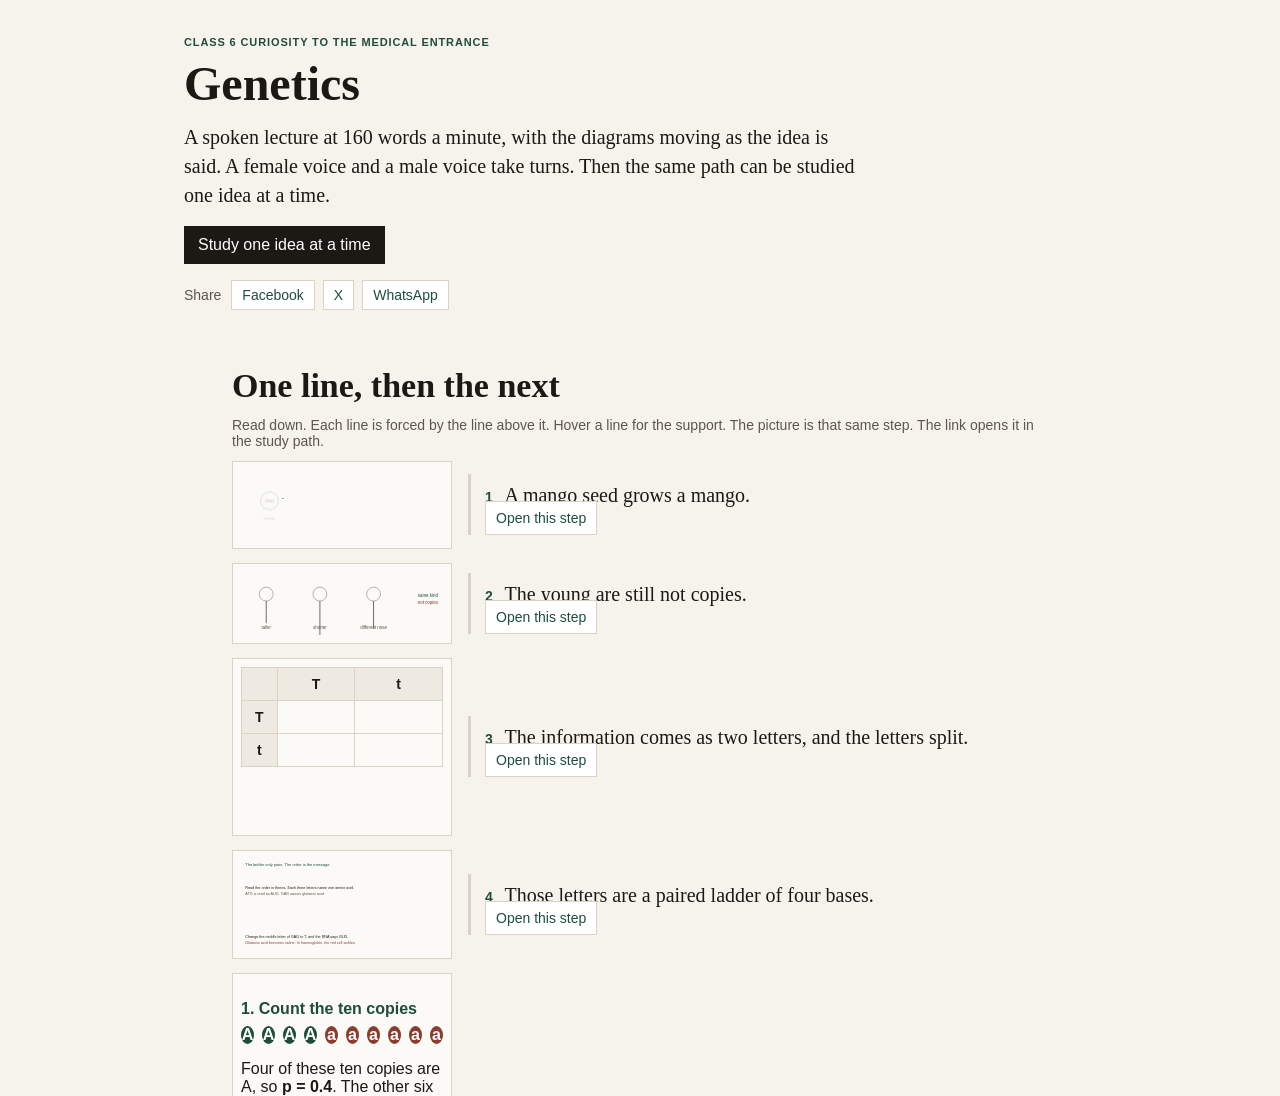
<file: index.html>
<!DOCTYPE html>
<html lang="en">
<head>
  <meta charset="utf-8">
  <meta http-equiv="refresh" content="0; url=site/index.html">
  <title>Genetics</title>
  <link rel="canonical" href="site/index.html">
</head>
<body>
  <p><a href="site/index.html">Open the genetics lecture</a></p>
</body>
</html>
</file>
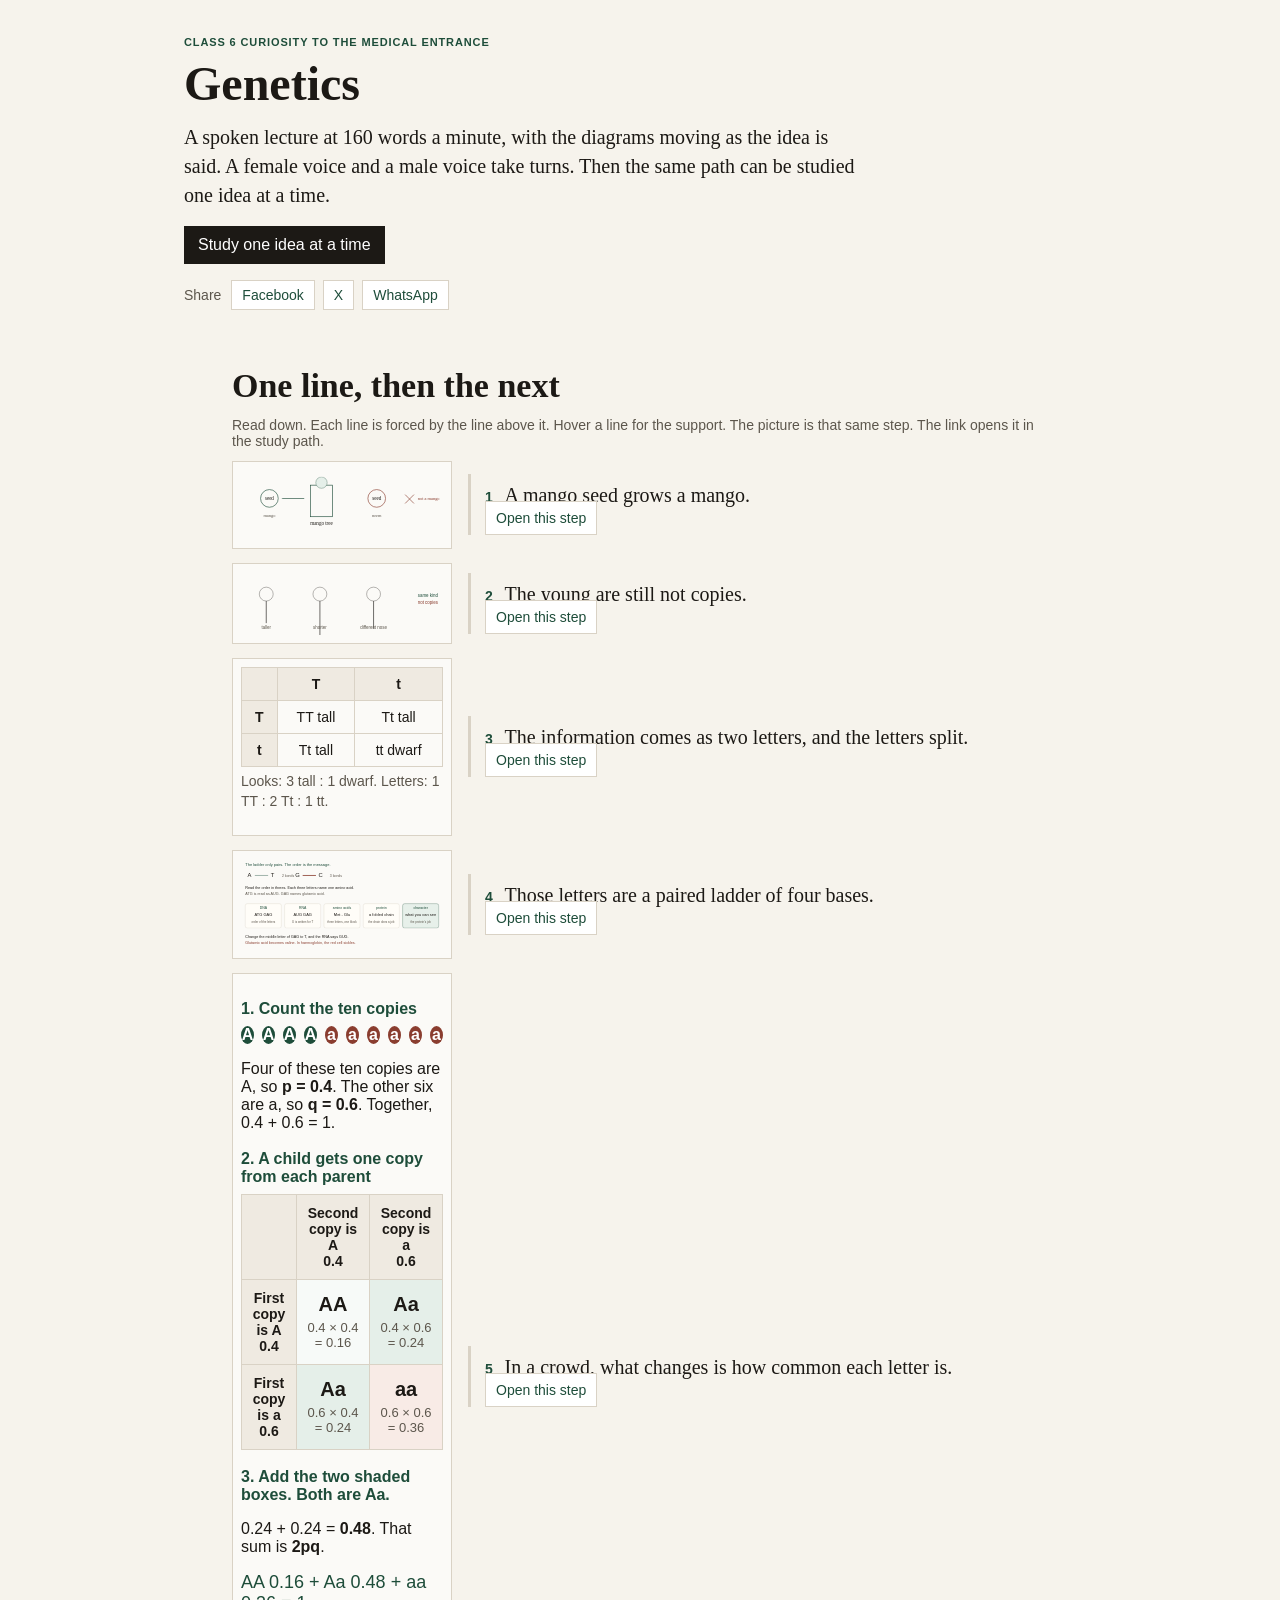
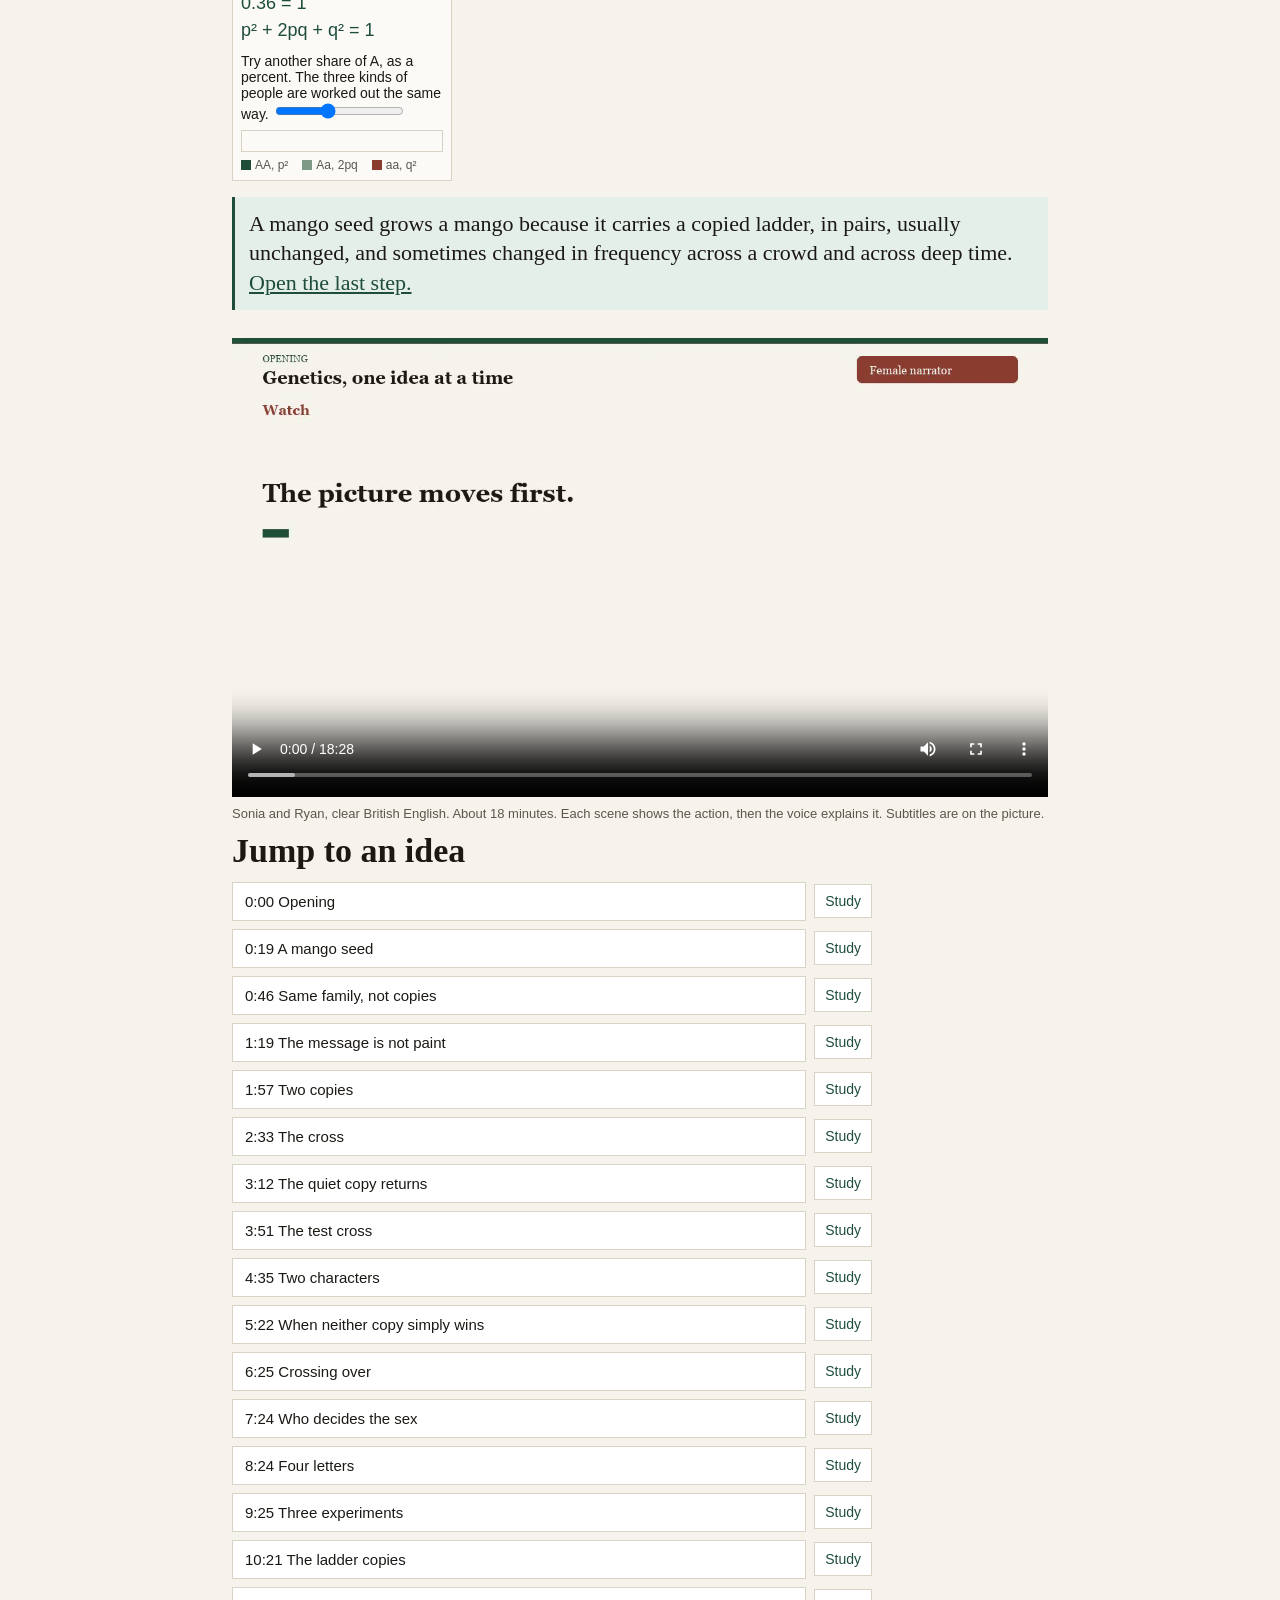
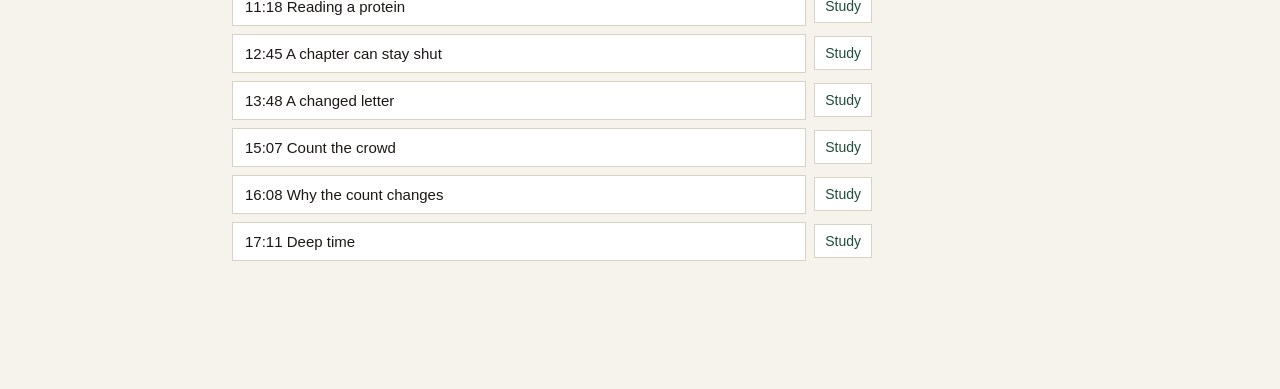
<file: site/index.html>
<!DOCTYPE html>
<html lang="en">
<head>
  <meta charset="utf-8">
  <meta name="viewport" content="width=device-width, initial-scale=1">
  <title>Genetics lecture</title>
  <meta name="description" content="A spoken Class 12 genetics lecture with moving diagrams, then every idea one step at a time.">
  <meta property="og:type" content="website">
  <meta property="og:title" content="Genetics lecture">
  <meta property="og:description" content="A spoken Class 12 genetics lecture with moving diagrams, then every idea one step at a time.">
  <meta property="og:url" content="https://mjaffry01.github.io/xiiGenentics-a-to-z/site/index.html">
  <meta name="twitter:card" content="summary">
  <link rel="stylesheet" href="styles.css?v=6">
</head>
<body class="home">
  <header class="home-head">
    <p class="eyebrow">Class 6 curiosity to the medical entrance</p>
    <h1>Genetics</h1>
    <p class="lede">A spoken lecture at 160 words a minute, with the diagrams moving as the idea is said. A female voice and a male voice take turns. Then the same path can be studied one idea at a time.</p>
    <p><a class="study-link" href="learn.html">Study one idea at a time</a></p>
    <div id="share-home"></div>
  </header>
  <main>
    <section class="home-onion" id="path">
      <h2>One line, then the next</h2>
      <p class="onion-help">Read down. Each line is forced by the line above it. Hover a line for the support. The picture is that same step. The link opens it in the study path.</p>
      <div id="home-path"></div>
      <p class="core" id="home-core"></p>
    </section>
    <figure class="player">
      <video id="lecture" controls playsinline preload="metadata">
        <source src="../lecture/genetics-lecture.mp4?v=6" type='video/mp4; codecs="avc1.64001f, mp4a.40.2"'>
        <source src="../lecture/genetics-lecture.webm?v=6" type='video/webm; codecs="vp9, opus"'>
        Your browser cannot play this video. The file is lecture/genetics-lecture.mp4.
      </video>
      <figcaption>Sonia and Ryan, clear British English. About 18 minutes. Each scene shows the action, then the voice explains it. Subtitles are on the picture.</figcaption>
    </figure>
    <h2>Jump to an idea</h2>
    <div class="chapters" id="chapters"></div>
  </main>
  <script src="diagrams.js?v=6"></script>
  <script src="chapter-times.js?v=6"></script>
  <script src="share.js?v=6"></script>
  <script>
    document.getElementById("share-home").replaceWith(shareBar("index.html", "Genetics for Class 12, a spoken lecture with moving diagrams."));
    const path = [
      ["kind", "A mango seed grows a mango.", "It does not grow a neem tree. The young are the same kind as the parents. That passing of kind is heredity.", "same-kind"],
      ["siblings", "The young are still not copies.", "Same kind, different details. A difference that can be passed on is variation.", "not-copies"],
      ["punnett", "The information comes as two letters, and the letters split.", "One letter can hide the other. The hidden letter returns when the pair separates. Three look like the loud parent. One shows the quiet letter.", "returns"],
      ["helix", "Those letters are a paired ladder of four bases.", "One side predicts the other, so the ladder can be copied. One side can also be read, three letters at a time, into a protein.", "ladder"],
      ["hw", "In a crowd, what changes is how common each letter is.", "If nothing pushes, the fractions stay. Migration, chance, new letters, reshuffling, or more offspring move them.", "crowd"]
    ];
    const homePath = document.getElementById("home-path");
    path.forEach((row, n) => {
      const block = document.createElement("div");
      block.className = "home-ring";
      const fig = document.createElement("figure");
      fig.className = "diagram";
      fig.innerHTML = DIAGRAMS[row[0]]();
      const ring = document.createElement("div");
      ring.className = "ring";
      ring.tabIndex = 0;
      const line = document.createElement("p");
      line.className = "ring-line";
      const num = document.createElement("span");
      num.className = "ring-n";
      num.textContent = String(n + 1);
      const words = document.createElement("span");
      words.textContent = row[1];
      line.appendChild(num);
      line.appendChild(words);
      const support = document.createElement("p");
      support.className = "support";
      support.textContent = row[2];
      const link = document.createElement("a");
      link.className = "home-jump";
      link.href = "learn.html#" + row[3];
      link.textContent = "Open this step";
      ring.appendChild(line);
      ring.appendChild(support);
      ring.appendChild(link);
      ring.addEventListener("click", (event) => {
        if (event.target.closest("a")) return;
        ring.classList.toggle("open");
      });
      block.appendChild(fig);
      block.appendChild(ring);
      homePath.appendChild(block);
    });
    const core = document.getElementById("home-core");
    core.textContent = "A mango seed grows a mango because it carries a copied ladder, in pairs, usually unchanged, and sometimes changed in frequency across a crowd and across deep time.";
    const coreLink = document.createElement("a");
    coreLink.href = "learn.html#long-story";
    coreLink.textContent = " Open the last step.";
    core.appendChild(coreLink);

    const video = document.getElementById("lecture");
    const box = document.getElementById("chapters");
    CHAPTERS.forEach(([seconds, label, id]) => {
      const row = document.createElement("div");
      row.className = "chapter-row";
      const button = document.createElement("button");
      button.type = "button";
      const min = Math.floor(seconds / 60);
      const sec = String(seconds % 60).padStart(2, "0");
      button.textContent = min + ":" + sec + "  " + label;
      button.addEventListener("click", () => {
        video.currentTime = seconds;
        video.play();
      });
      const link = document.createElement("a");
      link.className = "home-jump";
      link.href = "learn.html#" + id;
      link.textContent = "Study";
      row.appendChild(button);
      row.appendChild(link);
      box.appendChild(row);
    });
  </script>
</body>
</html>
</file>
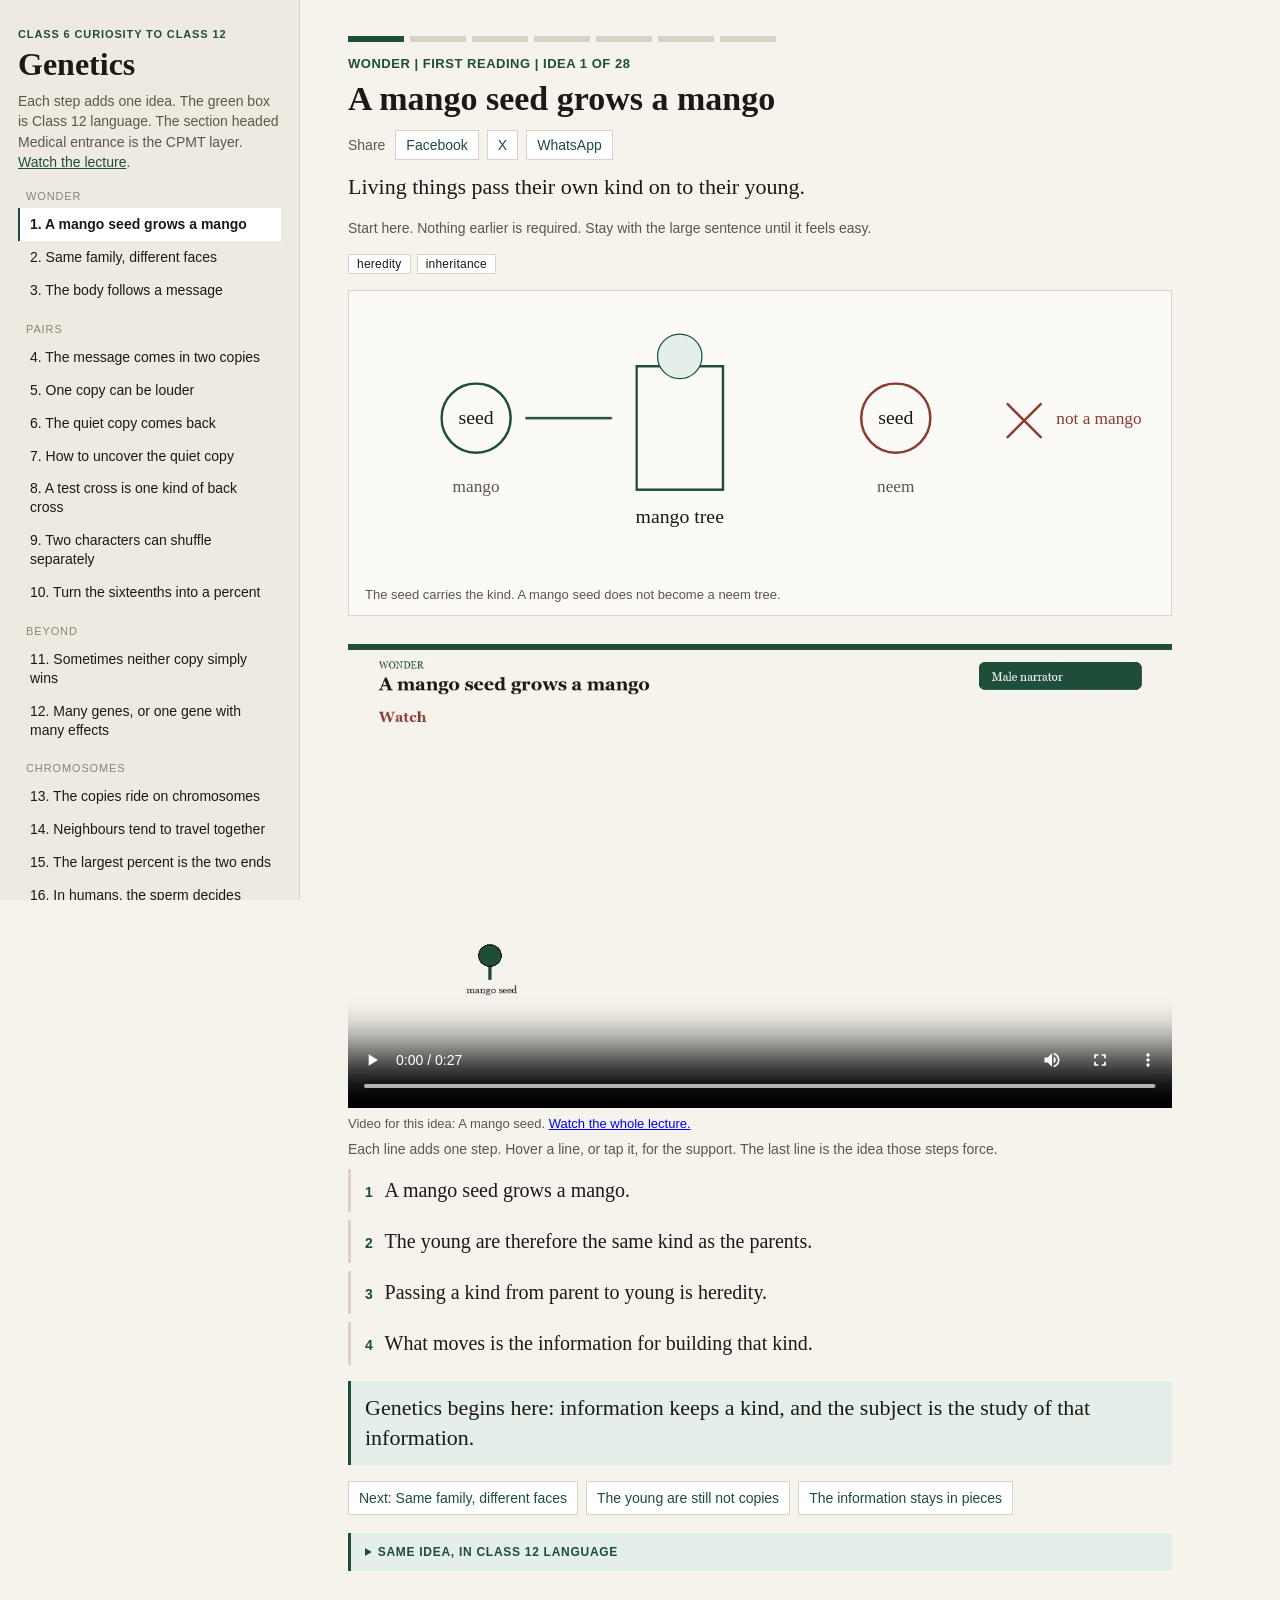
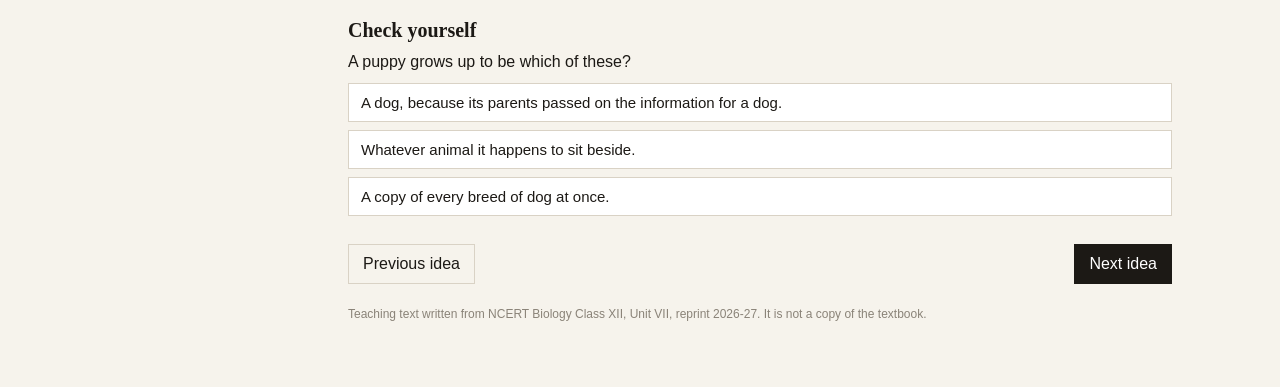
<file: site/learn.html>
<!DOCTYPE html>
<html lang="en">
<head>
  <meta charset="utf-8">
  <meta name="viewport" content="width=device-width, initial-scale=1">
  <title>Study the ideas - Genetics</title>
  <meta name="description" content="Class 12 genetics in 28 short steps, each with a picture, a short video, and an exam check.">
  <meta property="og:type" content="website">
  <meta property="og:title" content="Study genetics one idea at a time">
  <meta property="og:description" content="Class 12 genetics in 28 short steps, each with a picture, a short video, and an exam check.">
  <meta property="og:url" content="https://mjaffry01.github.io/xiiGenentics-a-to-z/site/learn.html">
  <meta name="twitter:card" content="summary">
  <link rel="stylesheet" href="styles.css?v=6">
</head>
<body>
  <div class="app">
    <aside id="rail">
      <div class="brand">
        <p class="eyebrow">Class 6 curiosity to Class 12</p>
        <h1>Genetics</h1>
        <p class="brand-note">Each step adds one idea. The green box is Class 12 language. The section headed Medical entrance is the CPMT layer. <a href="index.html">Watch the lecture</a>.</p>
      </div>
      <nav id="ladder" aria-label="Lessons"></nav>
    </aside>
    <main>
      <article id="lesson"></article>
      <div class="pager">
        <button type="button" id="prev">Previous idea</button>
        <button type="button" id="next">Next idea</button>
      </div>
      <p class="source">Teaching text written from NCERT Biology Class XII, Unit VII, reprint 2026-27. It is not a copy of the textbook.</p>
    </main>
  </div>
  <script src="lessons.js?v=6"></script>
  <script src="onions.js?v=6"></script>
  <script src="diagrams.js?v=6"></script>
  <script src="exams.js?v=6"></script>
  <script src="chapter-times.js?v=6"></script>
  <script src="share.js?v=6"></script>
  <script src="app.js?v=6"></script>
</body>
</html>
</file>
<file: site/styles.css>
:root {
  --ink: #1c1915;
  --muted: #5c564c;
  --faint: #8a8378;
  --paper: #f6f3ec;
  --panel: #efeae1;
  --line: #d9d2c5;
  --accent: #1e4d3a;
  --accent-soft: #e5efe9;
  --warn: #8a3d2f;
  --warn-soft: #f8ebe6;
  --ok: #1e4d3a;
  --shadow: none;
  color-scheme: light;
  font-family: "Segoe UI", "Source Sans 3", sans-serif;
}

* { box-sizing: border-box; }

html, body { margin: 0; background: var(--paper); color: var(--ink); }

.app {
  display: grid;
  grid-template-columns: 300px minmax(0, 1fr);
  min-height: 100vh;
}

aside {
  border-right: 1px solid var(--line);
  background: var(--panel);
  padding: 28px 18px 40px;
  position: sticky;
  top: 0;
  height: 100vh;
  overflow: auto;
}

.eyebrow {
  margin: 0;
  letter-spacing: 0.08em;
  text-transform: uppercase;
  font-size: 11px;
  color: var(--accent);
  font-weight: 650;
}

.brand h1 {
  font-family: Palatino, "Palatino Linotype", Georgia, serif;
  font-size: 32px;
  font-weight: 600;
  margin: 6px 0 8px;
}

.brand-note {
  margin: 0 0 18px;
  color: var(--muted);
  font-size: 14px;
  line-height: 1.45;
}

.stage-label {
  margin: 16px 8px 6px;
  font-size: 11px;
  letter-spacing: 0.08em;
  text-transform: uppercase;
  color: var(--faint);
}

.ladder-btn {
  display: block;
  width: 100%;
  text-align: left;
  border: 0;
  background: transparent;
  color: var(--ink);
  padding: 7px 10px;
  border-left: 2px solid transparent;
  cursor: pointer;
  font: inherit;
  font-size: 14px;
  line-height: 1.35;
}

.ladder-btn:hover { background: rgba(255, 255, 255, 0.45); }

.ladder-btn[aria-current="true"] {
  border-left-color: var(--accent);
  background: #fff;
  font-weight: 650;
}

main {
  padding: 36px 48px 64px;
  max-width: 920px;
}

.meter {
  display: flex;
  gap: 6px;
  margin: 0 0 14px;
}

.meter span {
  height: 6px;
  width: 56px;
  background: var(--line);
}

.meter span.on { background: var(--accent); }

.kicker {
  margin: 0;
  color: var(--accent);
  font-size: 13px;
  font-weight: 650;
  letter-spacing: 0.04em;
  text-transform: uppercase;
}

h2 {
  font-family: Palatino, "Palatino Linotype", Georgia, serif;
  font-size: 34px;
  line-height: 1.15;
  font-weight: 600;
  margin: 8px 0 12px;
}

.idea {
  font-family: Palatino, "Palatino Linotype", Georgia, serif;
  font-size: 22px;
  line-height: 1.35;
  margin: 0 0 18px;
}

.rests {
  color: var(--muted);
  font-size: 14px;
  margin: 0 0 18px;
}

.prose p {
  font-family: Palatino, "Palatino Linotype", Georgia, serif;
  font-size: 18px;
  line-height: 1.55;
  margin: 0 0 14px;
}

figure.diagram {
  margin: 8px 0 22px;
  border: 1px solid var(--line);
  background: #fbfaf7;
  padding: 16px 16px 10px;
}

figure.diagram svg, figure.diagram .fig-html { width: 100%; height: auto; display: block; }

figcaption {
  color: var(--muted);
  font-size: 13px;
  line-height: 1.4;
  margin-top: 8px;
}

.precision {
  border-left: 3px solid var(--accent);
  background: var(--accent-soft);
  padding: 12px 14px;
  margin: 6px 0 22px;
}

.precision strong {
  display: block;
  font-size: 12px;
  letter-spacing: 0.06em;
  text-transform: uppercase;
  margin-bottom: 4px;
}

.precision p { margin: 0; font-size: 15px; line-height: 1.45; }

.check {
  margin-top: 8px;
  padding-top: 8px;
}

.check h3 {
  font-family: Palatino, "Palatino Linotype", Georgia, serif;
  font-size: 20px;
  margin: 18px 0 8px;
}

.prompt { margin: 0 0 10px; font-size: 16px; line-height: 1.45; }

.choice {
  display: block;
  width: 100%;
  text-align: left;
  margin: 0 0 8px;
  padding: 10px 12px;
  border: 1px solid var(--line);
  background: #fff;
  font: inherit;
  font-size: 15px;
  cursor: pointer;
  color: var(--ink);
}

.choice:hover { border-color: var(--accent); }

.choice.right { border-color: var(--ok); background: var(--accent-soft); }
.choice.wrong { border-color: var(--warn); background: var(--warn-soft); }
.choice:disabled { cursor: default; }

.why {
  margin: 4px 0 16px;
  color: var(--muted);
  font-size: 14px;
  line-height: 1.45;
}

.pager {
  display: flex;
  justify-content: space-between;
  gap: 12px;
  margin-top: 28px;
}

.pager button {
  border: 1px solid var(--ink);
  background: var(--ink);
  color: #fff;
  font: inherit;
  padding: 10px 14px;
  cursor: pointer;
}

.pager button:disabled {
  background: transparent;
  color: var(--faint);
  border-color: var(--line);
  cursor: default;
}

#prev { background: transparent; color: var(--ink); }

.grid-fig {
  width: 100%;
  border-collapse: collapse;
  font-size: 14px;
}

.grid-fig th, .grid-fig td {
  border: 1px solid var(--line);
  padding: 8px;
  text-align: center;
}

.grid-fig th { background: var(--panel); font-weight: 650; }

.cards { display: flex; flex-wrap: wrap; gap: 10px; }
.card {
  border: 1px solid var(--line);
  background: #fff;
  padding: 10px 12px;
  min-width: 120px;
}
.card b { display: block; font-size: 16px; }
.card span { color: var(--muted); font-size: 13px; }

.gen-row { display: flex; gap: 16px; align-items: center; margin: 8px 0; }
.gen-label { width: 72px; color: var(--muted); font-size: 13px; }
.arrow { color: var(--faint); padding: 0 4px; }

.words { display: flex; flex-wrap: wrap; gap: 6px; margin: 0 0 16px; }
.words span {
  border: 1px solid var(--line);
  background: #fff;
  padding: 2px 8px;
  font-size: 12px;
  letter-spacing: 0.02em;
}

.work {
  border-left: 3px solid var(--warn);
  background: var(--warn-soft);
  padding: 12px 14px;
  margin: 6px 0 22px;
}
.work .prompt { margin: 0 0 8px; }
.work summary {
  cursor: pointer;
  font-size: 14px;
  font-weight: 650;
}
.work summary:focus-visible { outline: 2px solid var(--warn); outline-offset: 2px; }
.work ol { margin: 8px 0 0; padding-left: 18px; }
.work li { margin: 0 0 6px; font-size: 15px; line-height: 1.45; }

.precision summary {
  cursor: pointer;
  font-size: 12px;
  letter-spacing: 0.06em;
  text-transform: uppercase;
  font-weight: 650;
  color: var(--accent);
}
.precision summary:focus-visible { outline: 2px solid var(--accent); outline-offset: 2px; }
.precision p { margin: 8px 0 0; }

.entrance {
  margin-top: 8px;
  padding-top: 4px;
  border-top: 1px solid var(--line);
}
.entrance h3 {
  font-family: Palatino, "Palatino Linotype", Georgia, serif;
  font-size: 20px;
  margin: 16px 0 8px;
}
.entrance > p {
  font-size: 15px;
  line-height: 1.5;
  margin: 0 0 12px;
}
.drill-item { margin: 0 0 16px; }

.widget { margin-top: 12px; }
.widget label { display: block; font-size: 14px; margin: 0 0 8px; }
.widget select, .widget input[type="range"] { font: inherit; }
.widget select { padding: 6px 8px; background: #fff; border: 1px solid var(--line); color: var(--ink); }
.widget .result { margin: 8px 0 0; font-size: 15px; }

.stack-bar { display: flex; height: 22px; width: 100%; border: 1px solid var(--line); margin-top: 8px; }
.stack-bar div { height: 100%; }
.seg-dom { background: var(--accent); }
.seg-het { background: #7d9a86; }
.seg-rec { background: var(--warn); }
.legend { display: flex; gap: 14px; margin-top: 6px; font-size: 12px; color: var(--muted); }
.legend i { display: inline-block; width: 10px; height: 10px; margin-right: 4px; vertical-align: -1px; }

.hw-story { max-width: 40rem; }
.hw-step { margin: 18px 0 8px; font-weight: 650; color: var(--accent); }
.hw-copies {
  display: grid;
  grid-template-columns: repeat(10, minmax(0, 36px));
  gap: 8px;
  margin: 4px 0 8px;
  max-width: 100%;
}
.hw-chip {
  width: 100%;
  aspect-ratio: 1;
  border-radius: 50%;
  display: grid;
  place-items: center;
  color: #fff;
  font-weight: 650;
}
.hw-chip.bigA { background: var(--accent); }
.hw-chip.smalla { background: var(--warn); }
.hw-meet { width: 100%; border-collapse: collapse; margin: 8px 0 12px; }
.hw-meet th, .hw-meet td {
  border: 1px solid var(--line);
  padding: 10px 8px;
  text-align: center;
  vertical-align: middle;
}
.hw-meet th { background: var(--panel); font-weight: 650; font-size: 14px; }
.hw-meet td b { display: block; font-size: 20px; }
.hw-meet td span { display: block; margin-top: 4px; color: var(--muted); font-size: 13px; }
.hw-meet td.het { background: var(--accent-soft); }
.hw-meet td.dom { background: #f7faf8; }
.hw-meet td.rec { background: var(--warn-soft); }
.hw-formula { margin: 6px 0; font-size: 18px; color: var(--accent); }

.codon-wrap { overflow-x: auto; }
.codon-table { font-size: 12px; min-width: 520px; }
.codon-table td.stop { color: var(--warn); font-weight: 650; }

.source {
  margin: 22px 0 0;
  color: var(--faint);
  font-size: 12px;
  line-height: 1.4;
}

.choice:focus-visible, .ladder-btn:focus-visible, .pager button:focus-visible {
  outline: 2px solid var(--accent);
  outline-offset: 2px;
}

@media (prefers-reduced-motion: no-preference) {
  .rise {
    animation: rise 0.7s ease both;
  }
  .d1 { animation-delay: 0.25s; }
  .d2 { animation-delay: 0.55s; }
  .d3 { animation-delay: 0.9s; }
  .d4 { animation-delay: 1.2s; }
  .d5 { animation-delay: 1.55s; }
  .d6 { animation-delay: 1.9s; }

  .draw {
    stroke-dasharray: 120;
    stroke-dashoffset: 120;
    animation: draw 0.9s ease forwards;
  }
  .draw.long {
    stroke-dasharray: 700;
    stroke-dashoffset: 700;
    animation-duration: 1.6s;
  }
  .draw.d2 { animation-delay: 0.45s; }
  .draw.d3 { animation-delay: 0.9s; }

  .bond {
    stroke-dasharray: 90;
    stroke-dashoffset: 90;
    animation: draw 0.45s ease forwards;
  }

  .pop {
    transform-box: fill-box;
    transform-origin: center;
    animation: pop 0.45s ease both;
  }

  .slide-pair {
    animation: slide-pair 3.2s ease-in-out infinite;
  }

  .lift {
    transform-box: fill-box;
    animation: lift 2.8s ease-in-out infinite;
  }

  .pulse-letter {
    animation: pulse-letter 1.6s ease-in-out infinite;
  }

  .flow {
    animation: flow 2.4s ease-in-out infinite;
  }

  @keyframes rise {
    from { opacity: 0; transform: translateY(10px); }
    to { opacity: 1; transform: none; }
  }
  @keyframes draw {
    to { stroke-dashoffset: 0; }
  }
  @keyframes pop {
    from { opacity: 0; transform: scale(0.6); }
    to { opacity: 1; transform: none; }
  }
  @keyframes slide-pair {
    0%, 35% { transform: translate(0, 0); }
    55%, 100% { transform: translate(28px, 0); }
  }
  @keyframes lift {
    0%, 30% { transform: translate(0, 0); }
    55%, 80% { transform: translate(0, -28px); }
    100% { transform: translate(0, 0); }
  }
  @keyframes pulse-letter {
    0%, 100% { fill: #1c1915; color: #1c1915; }
    40% { fill: #8a3d2f; color: #8a3d2f; }
  }
  @keyframes flow {
    0%, 100% { transform: translateX(0); opacity: 0.35; }
    50% { transform: translateX(10px); opacity: 1; }
  }
}

@media (prefers-reduced-motion: reduce) {
  .rise, .draw, .bond, .pop, .slide-pair, .lift, .pulse-letter, .flow {
    animation: none;
  }
}

body.home {
  max-width: 960px;
  margin: 0 auto;
  padding: 36px 24px 64px;
}
.home-head h1 {
  font-family: Palatino, "Palatino Linotype", Georgia, serif;
  font-size: 48px;
  font-weight: 600;
  margin: 8px 0 12px;
}
.lede {
  font-family: Palatino, "Palatino Linotype", Georgia, serif;
  font-size: 20px;
  line-height: 1.45;
  max-width: 42rem;
  margin: 0 0 16px;
}
.study-link {
  display: inline-block;
  background: var(--ink);
  color: #fff;
  text-decoration: none;
  padding: 10px 14px;
}
.study-link:focus-visible { outline: 2px solid var(--accent); outline-offset: 3px; }
.player { margin: 28px 0 8px; }
.player video {
  width: 100%;
  height: auto;
  background: #1c1915;
  display: block;
}
.player figcaption {
  margin-top: 8px;
}
.chapters {
  display: flex;
  flex-direction: column;
  gap: 8px;
  max-width: 40rem;
}
.chapter-row { display: flex; gap: 8px; align-items: center; }
.chapter-row button { flex: 1; }
.core a { color: var(--accent); }
.chapters button {
  text-align: left;
  font: inherit;
  font-size: 15px;
  background: #fff;
  color: var(--ink);
  border: 1px solid var(--line);
  padding: 10px 12px;
  cursor: pointer;
}
.chapters button:hover { border-color: var(--accent); }
.chapters button:focus-visible { outline: 2px solid var(--accent); outline-offset: 2px; }
.brand-note a { color: var(--accent); }

.onion-help {
  color: var(--muted);
  font-size: 14px;
  margin: 0 0 12px;
}
.ring {
  position: relative;
  border-left: 3px solid var(--line);
  padding: 8px 12px 8px 14px;
  margin: 0 0 8px;
  cursor: help;
}
.ring:hover, .ring:focus, .ring.open { border-left-color: var(--accent); background: #fff; }
.ring-line { margin: 0; font-family: Palatino, "Palatino Linotype", Georgia, serif; font-size: 20px; line-height: 1.35; }
.ring-n {
  display: inline-block;
  width: 1.4em;
  color: var(--accent);
  font-family: "Segoe UI", sans-serif;
  font-size: 14px;
  font-weight: 650;
}
.support {
  display: none;
  margin: 8px 0 0;
  color: var(--muted);
  font-size: 15px;
  line-height: 1.45;
  max-width: 42rem;
}
.ring:hover .support, .ring:focus .support, .ring.open .support { display: block; }
.core {
  font-family: Palatino, "Palatino Linotype", Georgia, serif;
  font-size: 22px;
  line-height: 1.35;
  margin: 16px 0;
  padding: 12px 14px;
  background: var(--accent-soft);
  border-left: 3px solid var(--accent);
}
.jumps { display: flex; flex-wrap: wrap; gap: 8px; margin: 0 0 18px; }
.jumps a, .home-jump {
  color: var(--accent);
  text-decoration: none;
  border: 1px solid var(--line);
  background: #fff;
  padding: 8px 10px;
  font-size: 14px;
}
.jumps a:hover, .home-jump:hover { border-color: var(--accent); }
.share {
  display: flex;
  flex-wrap: wrap;
  align-items: center;
  gap: 8px;
  margin: 12px 0;
  font-size: 14px;
}
.share span { color: var(--muted); margin-right: 2px; }
.share a {
  color: var(--accent);
  text-decoration: none;
  border: 1px solid var(--line);
  background: #fff;
  padding: 6px 10px;
}
.share a:hover { border-color: var(--accent); }
.share a:focus-visible { outline: 2px solid var(--accent); outline-offset: 2px; }
.home-onion { margin: 8px 0 28px; }
.home-ring {
  display: grid;
  grid-template-columns: 220px minmax(0, 1fr);
  gap: 16px;
  align-items: center;
  margin: 0 0 14px;
  position: relative;
}
.home-ring figure.diagram { margin: 0; padding: 8px; }
.home-ring .ring { margin: 0; }
@media (max-width: 700px) {
  .home-ring { grid-template-columns: 1fr; }
}

@media (max-width: 700px) {
  .app { display: flex; flex-direction: column; }
  .app main { order: -1; padding: 24px 18px 48px; }
  aside {
    position: relative;
    height: auto;
    max-height: 38vh;
    border-right: 0;
    border-bottom: 1px solid var(--line);
  }
  h2 { font-size: 28px; }
}
</file>
